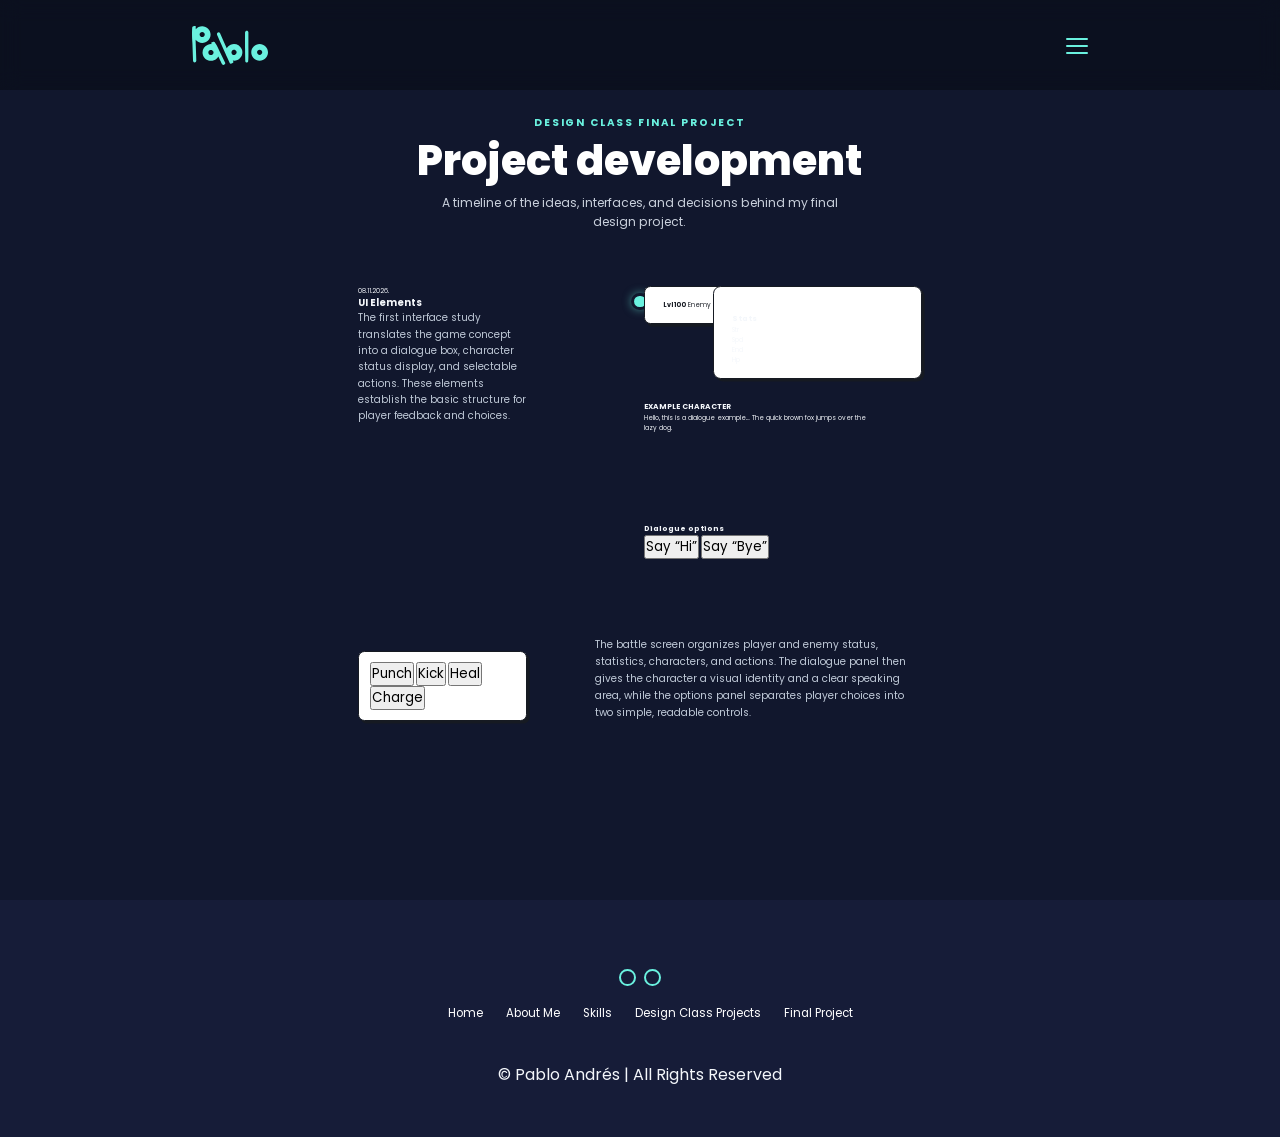
<file: Copia de final.html>
<!DOCTYPE html>
<html lang="en">
<head>
    <meta charset="UTF-8">
    <meta name="viewport" content="width=device-width, initial-scale=1.0">
    <title>Final Project | Pablo Andrés</title>
    <link rel="icon" type="image/png" sizes="32x32" href="images/favicon-32x32.png">
    <link rel="preconnect" href="https://fonts.googleapis.com">
    <link rel="preconnect" href="https://fonts.gstatic.com" crossorigin>
    <link href="https://fonts.googleapis.com/css2?family=Poppins:wght@400;500;600;700;800&display=swap" rel="stylesheet">
    <link href="https://cdn.boxicons.com/3.0.8/fonts/filled/boxicons-filled.min.css" rel="stylesheet">
    <link href="https://cdn.boxicons.com/3.0.8/fonts/brands/boxicons-brands.min.css" rel="stylesheet">
    <link rel="stylesheet" href="styles.css">
    <link rel="stylesheet" href="final.css">
    <link rel="stylesheet" href="header.css">
</head>
<body>
    <header class="header">
        <a href="index.html#home" class="logo" aria-label="Pablo Andrés home">
            <span aria-hidden="true"></span>
        </a>

        <i class="bx bx-menu" id="menu-icon" role="button" tabindex="0" aria-label="Toggle navigation" aria-expanded="false"></i>

        <nav class="navbar" aria-label="Primary navigation">
            <a href="index.html#home">Home</a>
            <a href="index.html#about">About</a>
            <a href="index.html#services">Skills</a>
            <a href="index.html#projects">Design Class Projects</a>
            <a href="#final-project" aria-current="page">Final Project</a>
        </nav>

        <a href="mailto:pabloandres.rdzp@gmail.com">
            <button type="button" class="gradient-btn">Contact Me</button>
        </a>
    </header>

    <main id="final-project" class="final-project">
        <section class="final-intro" aria-labelledby="final-title">
            <p class="eyebrow">Design class final project</p>
            <h1 id="final-title">Project development</h1>
            <p class="final-intro__copy">A timeline of the ideas, interfaces, and decisions behind my final design project.</p>
        </section>

        <section class="timeline" aria-label="Final project timeline">
            <article class="timeline-entry">
                <div class="timeline-marker" aria-hidden="true"></div>
                <div class="timeline-meta">
                    <time datetime="2026-11-08">08.11.2026.</time>
                    <h2>UI Elements</h2>
                    <p class="timeline-description">The first interface study translates the game concept into a dialogue box, character status display, and selectable actions. These elements establish the basic structure for player feedback and choices.</p>
                </div>
                <div class="timeline-content">
                    <div class="game-ui" aria-label="Recreated game interface">
                        <section class="battle-ui" aria-label="Battle interface">
                            <div class="status-card player-status">
                                <strong>Lvl 100</strong>
                                <span>Player 1</span>
                                <i class="player-health" aria-label="Player health: 100 percent"></i>
                            </div>
                            <div class="status-card enemy-status">
                                <strong>Lvl 100</strong>
                                <span>Enemy 1</span>
                                <i class="enemy-health" aria-label="Enemy health: 100 percent"></i>
                            </div>
                            <div class="battle-character player-character" aria-hidden="true">
                                <span class="battle-head"></span>
                                <span class="battle-body"></span>
                            </div>
                            <div class="battle-character enemy-character" aria-hidden="true">
                                <span class="battle-head"></span>
                                <span class="battle-body"></span>
                            </div>
                            <section class="stats-panel" aria-label="Enemy stats">
                                <h3>Stats</h3>
                                <p><span>Str</span><i><b></b><b></b><b></b><b></b></i></p>
                                <p><span>Spd</span><i><b></b><b></b><b></b><b></b></i></p>
                                <p><span>End</span><i><b></b><b></b><b></b><b></b></i></p>
                                <p><span>Hp</span><i class="enemy-stat-health"><b></b><b></b><b></b><b></b></i></p>
                            </section>
                            <div class="action-panel">
                                <button type="button" data-action="attack">Punch</button>
                                <button type="button" data-action="attack">Kick</button>
                                <button type="button" data-action="heal">Heal</button>
                                <button type="button" data-action="charge">Charge</button>
                            </div>
                        </section>

                        <section class="dialogue-box" aria-labelledby="character-name">
                            <div class="character-panel" aria-hidden="true">
                                <div class="character-art">
                                    <span class="character-head"></span>
                                    <span class="character-body"></span>
                                </div>
                            </div>
                            <div class="dialogue-copy">
                                <h3 id="character-name">EXAMPLE CHARACTER</h3>
                                <p id="dialogue-text">Hello, this is a dialogue example&hellip; The quick brown fox jumps over the lazy dog.</p>
                            </div>
                        </section>

                        <section class="options-box" aria-labelledby="options-title">
                            <h3 id="options-title" class="sr-only">Dialogue options</h3>
                            <button type="button" data-choice="hi">Say “Hi”</button>
                            <button type="button" data-choice="bye">Say “Bye”</button>
                        </section>
                    </div>

                    <p class="ui-description">The battle screen organizes player and enemy status, statistics, characters, and actions. The dialogue panel then gives the character a visual identity and a clear speaking area, while the options panel separates player choices into two simple, readable controls.</p>
                </div>
            </article>
        </section>
    </main>

    <footer class="footer">
        <div class="social-icons">
            <a target="_blank" rel="noreferrer" href="https://github.com/pabloandres0" aria-label="GitHub">
                <i class="bxl bx-github"></i>
            </a>
            <a target="_blank" rel="noreferrer" href="https://instagram.com/pabloandr.es" aria-label="Instagram">
                <i class="bxl bx-instagram-alt"></i>
            </a>
        </div>

        <ul class="list">
            <li><a href="index.html#home">Home</a></li>
            <li><a href="index.html#about">About Me</a></li>
            <li><a href="index.html#services">Skills</a></li>
            <li><a href="index.html#projects">Design Class Projects</a></li>
            <li><a href="#final-project">Final Project</a></li>
        </ul>

        <p class="copyright">© Pablo Andrés | All Rights Reserved</p>
    </footer>

    <script src="script.js"></script>
</body>
</html>
</file>
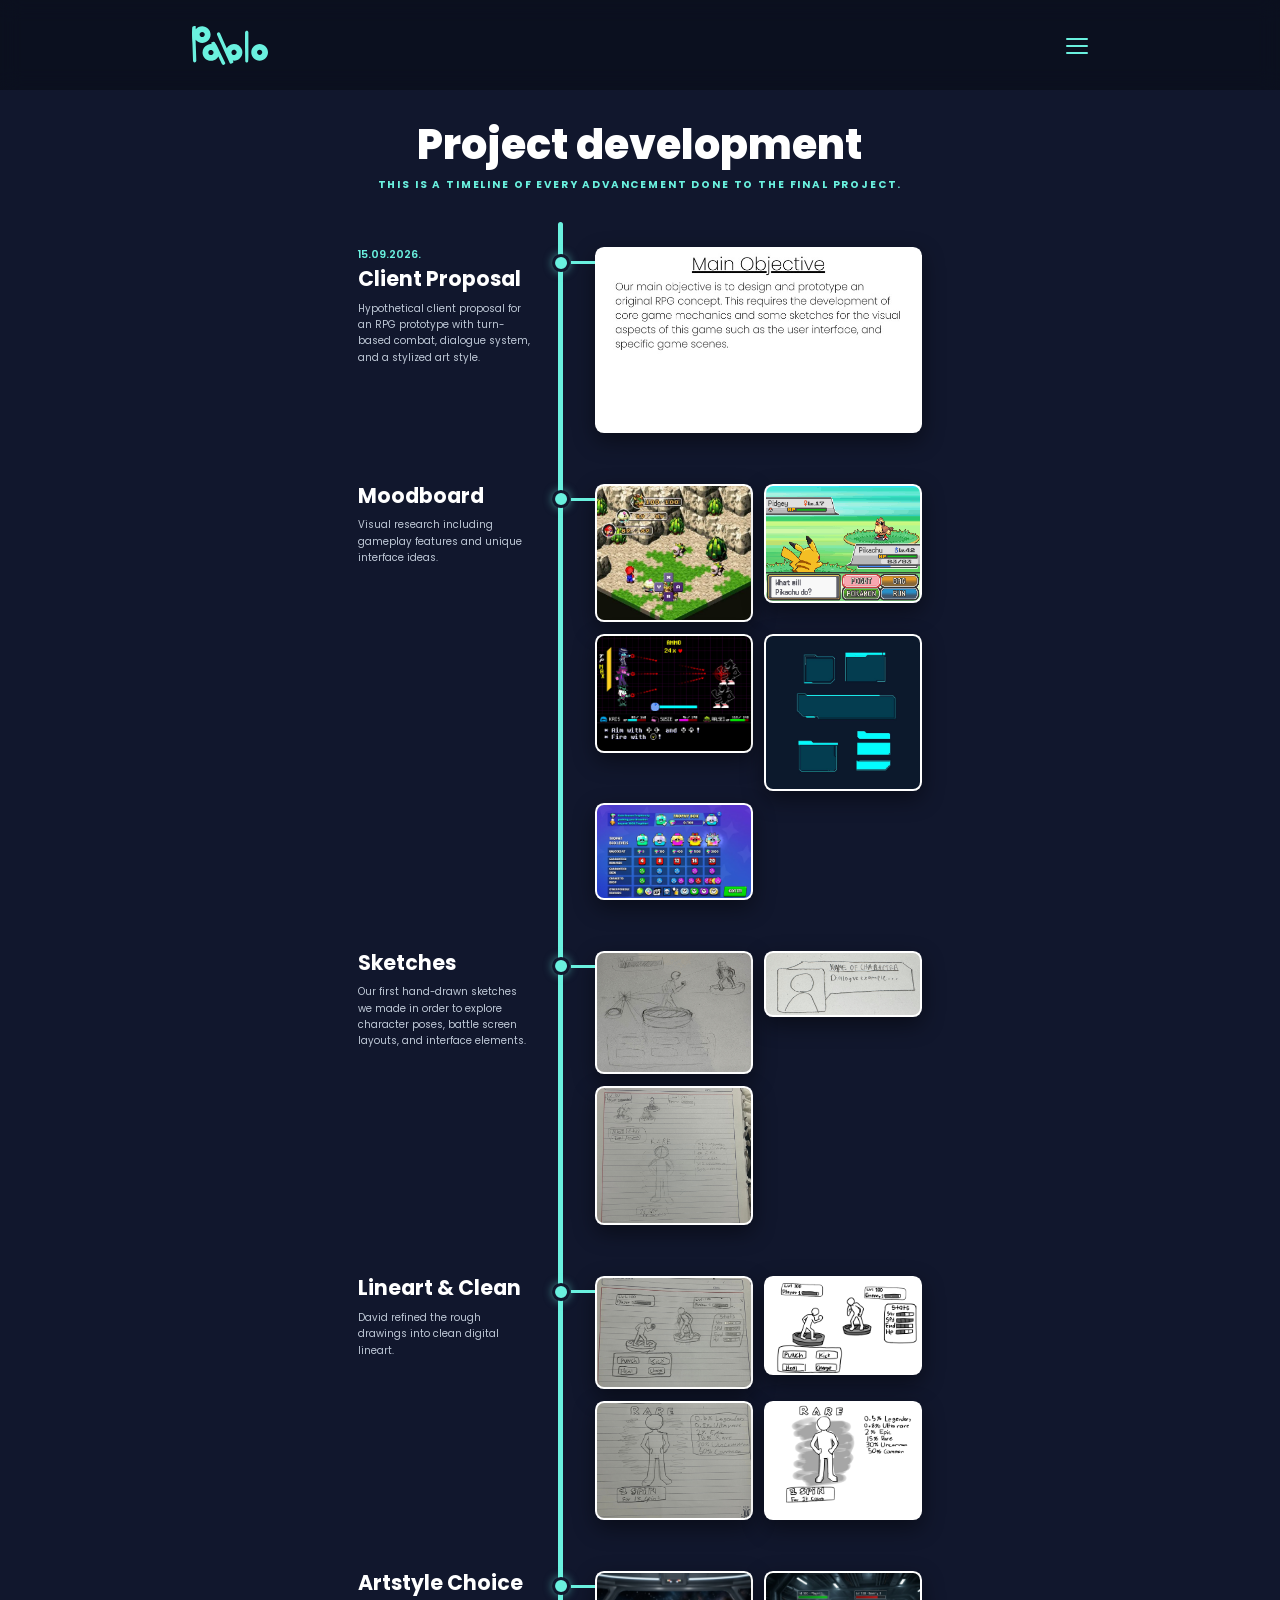
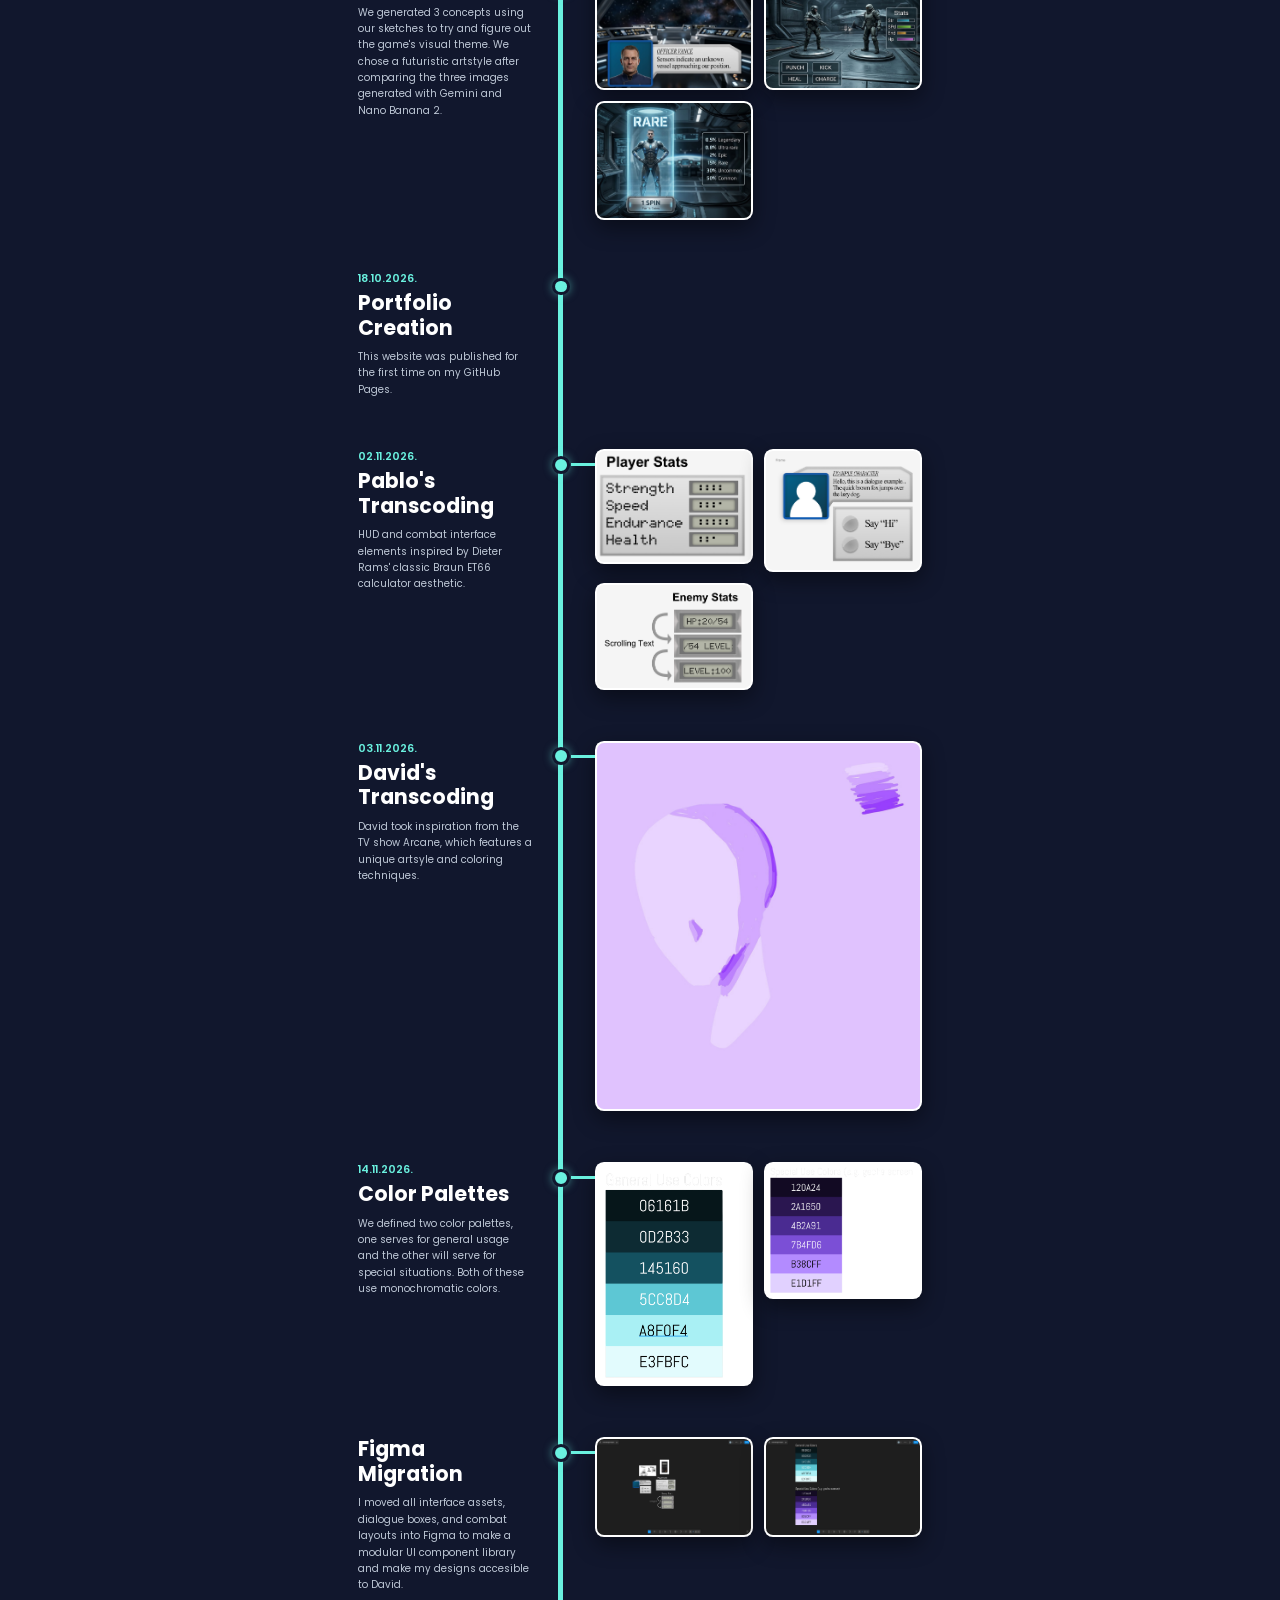
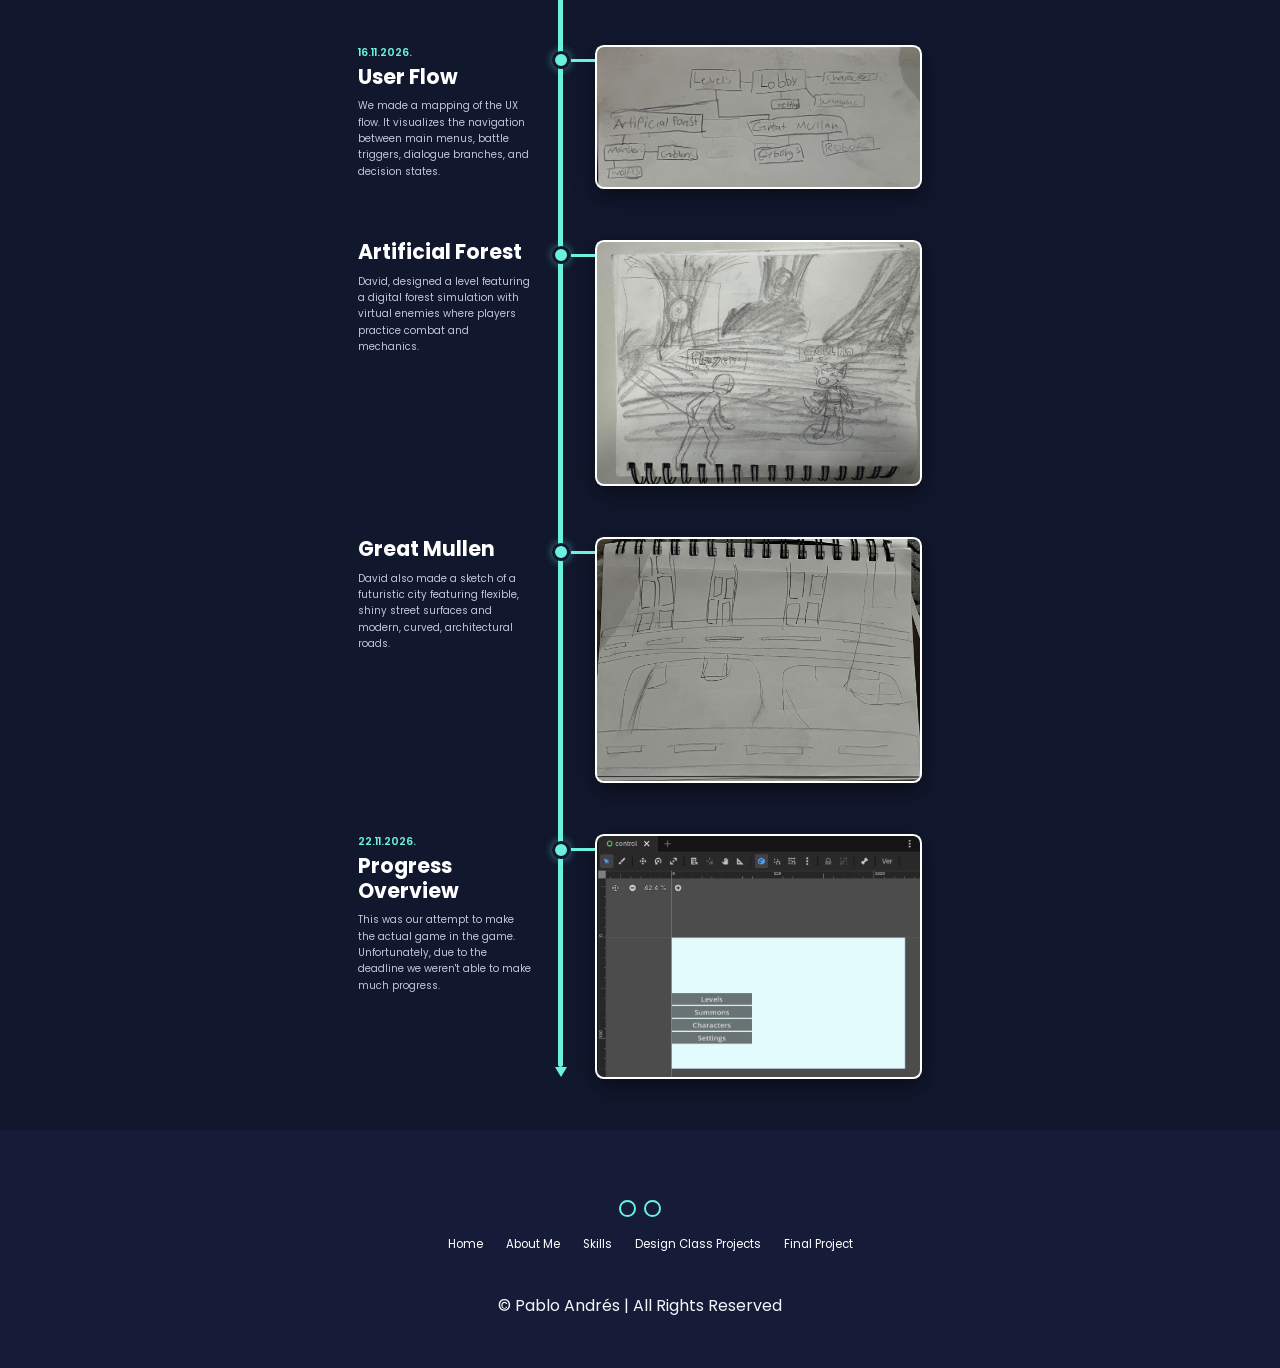
<file: final.html>
<!DOCTYPE html>
<html lang="en">
<head>
    <meta charset="UTF-8">
    <meta name="viewport" content="width=device-width, initial-scale=1.0">
    <title>Final Project | Pablo Andrés</title>
    <link rel="icon" type="image/png" sizes="32x32" href="images/favicon-32x32.png">
    <link rel="preconnect" href="https://fonts.googleapis.com">
    <link rel="preconnect" href="https://fonts.gstatic.com" crossorigin>
    <link href="https://fonts.googleapis.com/css2?family=Poppins:wght@400;500;600;700;800&display=swap" rel="stylesheet">
    <link href="https://cdn.boxicons.com/3.0.8/fonts/filled/boxicons-filled.min.css" rel="stylesheet">
    <link href="https://cdn.boxicons.com/3.0.8/fonts/brands/boxicons-brands.min.css" rel="stylesheet">
    <link rel="stylesheet" href="styles.css">
    <link rel="stylesheet" href="header.css">
    <link rel="stylesheet" href="final.css">
</head>
<body>
    <!-- header section -->
    <header class="header">
        <a href="index.html#home" class="logo" aria-label="Pablo Andrés home">
            <span aria-hidden="true"></span>
        </a>

        <i class="bx bx-menu" id="menu-icon" role="button" tabindex="0" aria-label="Toggle navigation" aria-expanded="false"></i>

        <nav class="navbar" aria-label="Primary navigation">
            <a href="index.html#home">Home</a>
            <a href="index.html#about">About</a>
            <a href="index.html#services">Skills</a>
            <a href="index.html#projects">Design Class Projects</a>
            <a href="#" aria-current="page">Final Project</a>
        </nav>

        <a href="mailto:pabloandres.rdzp@gmail.com">
            <button type="button" class="gradient-btn">Contact Me</button>
        </a>
    </header>

    <main id="final-project" class="final-project">
        <section class="final-intro" aria-labelledby="final-title">
            <h1 id="final-title">Project development</h1>
            <p class="eyebrow">This is a timeline of every advancement done to the final project.</p>
        </section>

        <!-- Vertical Timeline -->
        <section class="timeline" aria-label="Final project timeline">
            <div class="timeline-container">

                <!-- 1. Client Proposal -->
                <article class="timeline-entry" id="entry-proposal">
                    <div class="timeline-meta">
                        <time datetime="2026-09-15" class="timeline-date">15.09.2026.</time>
                        <h2 class="timeline-title">Client Proposal</h2>
                        <p class="timeline-description">Hypothetical client proposal for an RPG prototype with turn-based combat, dialogue system, and a stylized art style.</p>
                    </div>
                    <div class="timeline-spine-track" aria-hidden="true">
                        <div class="timeline-spine"></div>
                        <div class="timeline-marker"></div>
                    </div>
                    <div class="timeline-connector-track" aria-hidden="true">
                        <div class="timeline-connector"></div>
                    </div>
                    <div class="timeline-content">
                        <img src="/images/final/proposal/1.png" alt="Hypothetical Client Proposal and Project Implications" loading="lazy">
                    </div>
                </article>

                <!-- 2. Moodboard -->
                <article class="timeline-entry" id="entry-moodboard">
                    <div class="timeline-meta">
                        <!-- <time datetime="2026-09-22" class="timeline-date">22.09.2026.</time> -->
                        <h2 class="timeline-title">Moodboard</h2>
                        <p class="timeline-description">Visual research including gameplay features and unique interface ideas.</p>
                    </div>
                    <div class="timeline-spine-track" aria-hidden="true">
                        <div class="timeline-spine"></div>
                        <div class="timeline-marker"></div>
                    </div>
                    <div class="timeline-connector-track" aria-hidden="true">
                        <div class="timeline-connector"></div>
                    </div>
                    <div class="timeline-content">
                        <div class="timeline-images-grid">
                            <img src="/images/final/moodboard/1.png" alt="Moodboard reference 1" loading="lazy">
                            <img src="/images/final/moodboard/2.png" alt="Moodboard reference 2" loading="lazy">
                            <img src="/images/final/moodboard/3.png" alt="Moodboard reference 3" loading="lazy">
                            <img src="/images/final/moodboard/4.png" alt="Moodboard reference 4" loading="lazy">
                            <img src="/images/final/moodboard/5.png" alt="Moodboard reference 5" loading="lazy">
                        </div>
                    </div>
                </article>

                <!-- 3. Sketches -->
                <article class="timeline-entry" id="entry-sketches">
                    <div class="timeline-meta">
                        <h2 class="timeline-title">Sketches</h2>
                        <p class="timeline-description">Our first hand-drawn sketches we made in order to explore character poses, battle screen layouts, and interface elements.</p>
                    </div>
                    <div class="timeline-spine-track" aria-hidden="true">
                        <div class="timeline-spine"></div>
                        <div class="timeline-marker"></div>
                    </div>
                    <div class="timeline-connector-track" aria-hidden="true">
                        <div class="timeline-connector"></div>
                    </div>
                    <div class="timeline-content">
                        <div class="timeline-images-grid">
                            <img src="/images/final/sketches/1.png" alt="Character and battle sketches 1" loading="lazy">
                            <img src="/images/final/sketches/2.png" alt="Character and battle sketches 2" loading="lazy">
                            <img src="/images/final/sketches/3.png" alt="Character and battle sketches 3" loading="lazy">
                        </div>
                    </div>
                </article>

                <!-- 4. Lineart / Clean -->
                <article class="timeline-entry" id="entry-lineart">
                    <div class="timeline-meta">
                        <h2 class="timeline-title">Lineart & Clean</h2>
                        <p class="timeline-description">David refined the rough drawings into clean digital lineart.</p>
                    </div>
                    <div class="timeline-spine-track" aria-hidden="true">
                        <div class="timeline-spine"></div>
                        <div class="timeline-marker"></div>
                    </div>
                    <div class="timeline-connector-track" aria-hidden="true">
                        <div class="timeline-connector"></div>
                    </div>
                    <div class="timeline-content">
                        <div class="timeline-images-grid">
                            <img src="/images/final/lineart/1.png" alt="Clean digital lineart 1" loading="lazy">
                            <img src="/images/final/lineart/2.png" alt="Clean digital lineart 2" loading="lazy">
                            <img src="/images/final/lineart/3.png" alt="Clean digital lineart 3" loading="lazy">
                            <img src="/images/final/lineart/4.png" alt="Clean digital lineart 4" loading="lazy">
                        </div>
                    </div>
                </article>

                <!-- 5. Artstyle Choice -->
                <article class="timeline-entry" id="entry-artstyle">
                    <div class="timeline-meta">
                        <h2 class="timeline-title">Artstyle Choice</h2>
                        <p class="timeline-description">We generated 3 concepts using our sketches to try and figure out the game's visual theme. We chose a futuristic artstyle after comparing the three images generated with Gemini and Nano Banana 2.</p>
                    </div>
                    <div class="timeline-spine-track" aria-hidden="true">
                        <div class="timeline-spine"></div>
                        <div class="timeline-marker"></div>
                    </div>
                    <div class="timeline-connector-track" aria-hidden="true">
                        <div class="timeline-connector"></div>
                    </div>
                    <div class="timeline-content">
                        <div class="timeline-images-grid">
                            <img src="/images/final/artstyle/1.png" alt="Artstyle concept 1" loading="lazy">
                            <img src="/images/final/artstyle/2.png" alt="Artstyle concept 2" loading="lazy">
                            <img src="/images/final/artstyle/3.png" alt="Artstyle concept 3" loading="lazy">
                        </div>
                    </div>
                </article>

                <!-- 6. Portfolio Website Creation -->
                <article class="timeline-entry timeline-entry--text-only" id="entry-website">
                    <div class="timeline-meta">
                        <time datetime="2026-10-18" class="timeline-date">18.10.2026.</time>
                        <h2 class="timeline-title">Portfolio Creation</h2>
                        <p class="timeline-description">This website was published for the first time on my GitHub Pages.</p>
                    </div>
                    <div class="timeline-spine-track" aria-hidden="true">
                        <div class="timeline-spine"></div>
                        <div class="timeline-marker"></div>
                    </div>
                    <div class="timeline-connector-track" aria-hidden="true">
                        <div class="timeline-connector"></div>
                    </div>
                    <div class="timeline-content"></div>
                </article>

                <!-- 7. Interface Design -->
                <article class="timeline-entry" id="entry-interface">
                    <div class="timeline-meta">
                        <time datetime="2026-11-02" class="timeline-date">02.11.2026.</time>
                        <h2 class="timeline-title">Pablo's Transcoding</h2>
                        <p class="timeline-description">HUD and combat interface elements inspired by Dieter Rams' classic Braun ET66 calculator aesthetic.</p>
                    </div>
                    <div class="timeline-spine-track" aria-hidden="true">
                        <div class="timeline-spine"></div>
                        <div class="timeline-marker"></div>
                    </div>
                    <div class="timeline-connector-track" aria-hidden="true">
                        <div class="timeline-connector"></div>
                    </div>
                    <div class="timeline-content">
                        <div class="timeline-images-grid">
                            <img src="/images/final/interface/1.png" alt="Braun ET66 calculator inspiration" loading="lazy">
                            <img src="/images/final/interface/2.png" alt="Interface layout sketch" loading="lazy">
                            <img src="/images/final/interface/3.png" alt="Digital UI elements mockup" loading="lazy">
                        </div>
                    </div>
                </article>

                <!-- 7. Sketches / Concepts (Art Transcoding) -->
                <article class="timeline-entry" id="entry-concepts">
                    <div class="timeline-meta">
                        <time datetime="2026-10-26" class="timeline-date">03.11.2026.</time>
                        <h2 class="timeline-title">David's Transcoding</h2>
                        <p class="timeline-description">David took inspiration from the TV show Arcane, which features a unique artsyle and coloring techniques.</p>
                    </div>
                    <div class="timeline-spine-track" aria-hidden="true">
                        <div class="timeline-spine"></div>
                        <div class="timeline-marker"></div>
                    </div>
                    <div class="timeline-connector-track" aria-hidden="true">
                        <div class="timeline-connector"></div>
                    </div>
                    <div class="timeline-content">
                        <img src="/images/final/concepts/1.png" alt="Arcane visual transcoding study" loading="lazy">
                    </div>
                </article>

                <!-- 8. Palettes -->
                <article class="timeline-entry" id="entry-palettes">
                    <div class="timeline-meta">
                        <time datetime="2026-11-14" class="timeline-date">14.11.2026.</time>
                        <h2 class="timeline-title">Color Palettes</h2>
                        <p class="timeline-description">We defined two color palettes, one serves for general usage and the other will serve for special situations. Both of these use monochromatic colors.</p>
                    </div>
                    <div class="timeline-spine-track" aria-hidden="true">
                        <div class="timeline-spine"></div>
                        <div class="timeline-marker"></div>
                    </div>
                    <div class="timeline-connector-track" aria-hidden="true">
                        <div class="timeline-connector"></div>
                    </div>
                    <div class="timeline-content">
                        <div class="timeline-images-grid">
                            <img src="/images/final/palettes/1.png" alt="General Use Colors palette" loading="lazy">
                            <img src="/images/final/palettes/2.png" alt="Special Use Colors palette" loading="lazy">
                        </div>
                    </div>
                </article>

                <!-- 9. Figma Migration -->
                <article class="timeline-entry" id="entry-figma">
                    <div class="timeline-meta">
                        <h2 class="timeline-title">Figma Migration</h2>
                        <p class="timeline-description">I moved all interface assets, dialogue boxes, and combat layouts into Figma to make a modular UI component library and make my designs accesible to David.</p>
                    </div>
                    <div class="timeline-spine-track" aria-hidden="true">
                        <div class="timeline-spine"></div>
                        <div class="timeline-marker"></div>
                    </div>
                    <div class="timeline-connector-track" aria-hidden="true">
                        <div class="timeline-connector"></div>
                    </div>
                    <div class="timeline-content">
                        <div class="timeline-images-grid">
                            <img src="/images/final/figma/1.png" alt="Figma workspace layout 1" loading="lazy">
                            <img src="/images/final/figma/2.png" alt="Figma workspace layout 2" loading="lazy">
                        </div>
                    </div>
                </article>

                <!-- 10. User Flow -->
                <article class="timeline-entry" id="entry-userflow">
                    <div class="timeline-meta">
                        <time datetime="2026-11-07" class="timeline-date">16.11.2026.</time>
                        <h2 class="timeline-title">User Flow</h2>
                        <p class="timeline-description">We made a mapping of the UX flow. It visualizes the navigation between main menus, battle triggers, dialogue branches, and decision states.</p>
                    </div>
                    <div class="timeline-spine-track" aria-hidden="true">
                        <div class="timeline-spine"></div>
                        <div class="timeline-marker"></div>
                    </div>
                    <div class="timeline-connector-track" aria-hidden="true">
                        <div class="timeline-connector"></div>
                    </div>
                    <div class="timeline-content">
                        <img src="/images/final/userflow/1.png" alt="Game navigation and user flow architecture" loading="lazy">
                    </div>
                </article>

                <!-- 11. Level Design: Artificial Forest -->
                <article class="timeline-entry" id="entry-forest">
                    <div class="timeline-meta">
                        <h2 class="timeline-title">Artificial Forest</h2>
                        <p class="timeline-description">David, designed a level featuring a digital forest simulation with virtual enemies where players practice combat and mechanics.</p>
                    </div>
                    <div class="timeline-spine-track" aria-hidden="true">
                        <div class="timeline-spine"></div>
                        <div class="timeline-marker"></div>
                    </div>
                    <div class="timeline-connector-track" aria-hidden="true">
                        <div class="timeline-connector"></div>
                    </div>
                    <div class="timeline-content">
                        <img src="/images/final/forest/1.png" alt="Artificial Forest simulation level environment" loading="lazy">
                    </div>
                </article>

                <!-- 12. Level Design: Great Mullen -->
                <article class="timeline-entry" id="entry-city">
                    <div class="timeline-meta">
                        <h2 class="timeline-title">Great Mullen</h2>
                        <p class="timeline-description">David also made a sketch of a futuristic city featuring flexible, shiny street surfaces and modern, curved, architectural roads.</p>
                    </div>
                    <div class="timeline-spine-track" aria-hidden="true">
                        <div class="timeline-spine"></div>
                        <div class="timeline-marker"></div>
                    </div>
                    <div class="timeline-connector-track" aria-hidden="true">
                        <div class="timeline-connector"></div>
                    </div>
                    <div class="timeline-content">
                        <img src="/images/final/city/1.png" alt="Great Mullen futuristic metropolis level" loading="lazy">
                    </div>
                </article>

                <!-- 13. Development Progress -->
                <article class="timeline-entry" id="entry-progress">
                    <div class="timeline-meta">
                        <time datetime="2026-11-23" class="timeline-date">22.11.2026.</time>
                        <h2 class="timeline-title">Progress Overview</h2>
                        <p class="timeline-description">This was our attempt to make the actual game in the game. Unfortunately, due to the deadline we weren't able to make much progress.</p>
                    </div>
                    <div class="timeline-spine-track" aria-hidden="true">
                        <div class="timeline-spine"></div>
                        <div class="timeline-marker"></div>
                    </div>
                    <div class="timeline-connector-track" aria-hidden="true">
                        <div class="timeline-connector"></div>
                    </div>
                    <div class="timeline-content">
                        <img src="/images/final/progress/1.png" alt="Final development progress overview" loading="lazy">
                    </div>
                </article>
            </div>
        </section>
    </main>

    <footer class="footer">
        <div class="social-icons">
            <a target="_blank" rel="noreferrer" href="https://github.com/pabloandres0" aria-label="GitHub">
                <i class="bxl bx-github"></i>
            </a>
            <a target="_blank" rel="noreferrer" href="https://instagram.com/pabloandr.es" aria-label="Instagram">
                <i class="bxl bx-instagram-alt"></i>
            </a>
        </div>

        <ul class="list">
            <li><a href="index.html#home">Home</a></li>
            <li><a href="index.html#about">About Me</a></li>
            <li><a href="index.html#services">Skills</a></li>
            <li><a href="index.html#projects">Design Class Projects</a></li>
            <li><a href="#">Final Project</a></li>
        </ul>

        <p class="copyright">© Pablo Andrés | All Rights Reserved</p>
    </footer>

    <script src="script.js"></script>
</body>
</html>
</file>
<file: styles.css>
* {
    margin: 0;
    padding: 0;
    box-sizing: border-box;
    text-decoration: none;
    font-family: "Poppins", sans-serif;
}
:root {
    /* --bg-color: #0b1020; */
    --bg-color: #11172d;
    --main-contrast-color: color-mix(in srgb, var(--bg-color) 95%, var(--second-grad));;
    --text-color: #f4f7fb;
    --main-color: #6af1df;
    --second-grad: #7c83ff;
    --alt-color: #176b72;
}
html {
    font-size: 60%;
    scroll-behavior: smooth;
    overflow-x: clip;
}
body {
    /* background-color: var(--bg-color); */
    background-color: black;
    color: var(--text-color);
    overflow-x: clip;
}
/* .header {
    position: fixed;
    width: 100%;
    top: 0;
    left: 0;
    padding: 4rem 15%;
    background-color: rgba(0, 0, 0, 0.3);
    backdrop-filter: blur(10px);
    display: flex;
    justify-content: space-between;
    align-items: center;
    z-index: 1000;
} */
/* #menu-icon{
    position: relative;
    width: 3.5rem;
    height: 3.5rem;
    color: var(--main-color);
    display: none;
    cursor: pointer;
}
#menu-icon::before,
#menu-icon::after{
    content: "";
    position: absolute;
    left: 0;
    width: 100%;
    height: 0.4rem;
    border-radius: 0.2rem;
    background-color: currentColor;
}
#menu-icon::before{
    top: 0.6rem;
    box-shadow: 0 1.1rem currentColor, 0 2.2rem currentColor;
}
#menu-icon::after{
    display: none;
}
#menu-icon.bx-x::before{
    top: 1.55rem;
    transform: rotate(45deg);
    box-shadow: none;
}
#menu-icon.bx-x::after{
    display: block;
    top: 1.55rem;
    transform: rotate(-45deg);
}
.logo{
    cursor: pointer;
    transition: 0.3s ease-in-out;
}
.logo span{
    display: block;
    width: 12rem;
    aspect-ratio: 180 / 92;
    padding: 0;
    border-radius: 0;
    background-image: none;
    background-color: var(--main-color);
    -webkit-mask: url("images/logo.svg") center / contain no-repeat;
    mask: url("images/logo.svg") center / contain no-repeat;
}
.logo:hover {
    transform: scale(1.1);
}
span{
    background: linear-gradient(
        270deg,
        var(--main-color) 10%,
        var(--alt-color) 100%
    );
    padding: 3px;
    border-radius: 1rem;
} */
grad-wrap{
    background: linear-gradient(
        0deg,
        var(--main-color) 10%,
        #fff 100%
    );
    /* padding: 3px;
    border-radius: 1rem; */
    background-clip: text;
    color: transparent;
}
/* .navbar a {
    font-size: 1.8rem;
    color: var(--text-color);
    margin-left: 4rem;
    font-weight: 500;
    transition: 0.3s ease-in-out;
    border-bottom: 3px solid transparent;
}
.navbar a:hover {
    color: var(--main-color);
    border-bottom: 3px solid var(--main-color);
} */
/* .gradient-btn{
    font-size: 1.8rem;
    padding: 1rem 2rem;
    border-radius: 3rem;
    background-color: var(--main-color);
    letter-spacing: 1px;
    cursor: pointer;
    transition: 0.15s ease-in-out;
    color: contrast-color(var(--main-color));
    border: none;
    text-wrap: nowrap;
}
.gradient-btn:hover {
    transform: scale(1.1);
} */

section{
    min-height: 100vh;
    padding: 10rem 15%;
}


.home {
    position: relative;
    isolation: isolate;
    overflow: hidden;
    display: flex;
    align-items: center;
    justify-content: center;
    gap: 15rem;
}
.home-content,
.home-img{
    position: relative;
    z-index: 1;
}
.project-img{
    position: relative;
    z-index: 1;
}
.home-content{
    display: flex;
    flex-direction: column;
    align-items: flex-start;
    text-align: left;
}


.home-content h1 {
    font-size: 10rem;
    font-weight: 700;
    margin-top: 1.5rem;
    line-height: 1;
}
.home-content h3{
    font-size: 2.5rem;
    margin: 1rem 0;
}
.home-content p {
    font-size: 2rem;
    font-weight: 500;
    line-height: 1.5;
}
.home-img img{
    transition: 0.5s ease-in-out;

    width: 32vw;
    aspect-ratio: 1/1;
    border-radius: 50%;
    object-fit: cover;

    box-shadow: 0 0 25px var(--main-color);
}
.home-img img:hover {
    transform: scale(0.9);
    box-shadow: 0 0 25px var(--main-color),
                0 0 50px var(--main-color),
                0 0 100px var(--main-color),
                0 0 75px var(--main-color);
}


.social-icons a{
    display: inline-flex;
    justify-content: center;
    align-items: center;
    font-size: 3rem;
    padding: 1rem;
    background: transparent;
    border: 2px solid var(--main-color);
    border-radius: 50%;
    color: var(--main-color);
    margin: 3rem 0.5rem;
    transition: 0.3s ease-in-out;
}
.social-icons a:hover{
    color: var(--bg-color);
    background-color: var(--main-color);
    transform: scale(1.2)translateY(-5px);
    box-shadow: 0 0 25px var(--main-color);
}
.btn-group {
    display: flex;
    gap: 1.5rem;
}
.btn {
    display: inline-block;
    padding: 1rem 3rem;
    background-color: var(--main-color);
    box-shadow: 0 0 25px var(--main-color);
    border-radius: 3rem;
    font-size: 1.8rem;
    color: contrast-color(var(--text-color));
    border: 2px solid transparent;
    font-weight: 600;
    transition: 0.3s ease-in-out;
}
.btn:hover {
    scale: 1.05;
    box-shadow: 0 0 25px var(--main-color),
                0 0 50px var(--main-color);
}

.btn-group a:nth-of-type(2) {
    background-color: black;
    color: var(--main-color);
    border: 2px solid var(--main-color);
    box-shadow: 0 0 25px transparent;
}
.btn-group a:nth-of-type(2):hover {
    box-shadow: 0 0 25px var(--main-color);
    background-color: var(--main-color);
    color: black;
}


.about{
    display: flex;
    justify-content: center;
    align-items: center;
    gap: 10rem;
    background-color: var(--main-contrast-color);
}
.about-img img{
    width: 32vw;
    border: 50%;
    box-shadow: 0 0 25px var(--main-color);
    transition: 0.4s ease-in-out;
}
.about-img img:hover{
    box-shadow: 0 0 25px var(--main-color),
                0 0 50px var(--main-color),
                0 0 100px var(--main-color);
}
.about-content h2 {
    font-size: 7rem;
    text-align: left;
}
.about-content p {
    font-size: 1.8rem;
    text-align: left;
}
.about-content .btn{
    margin: 3rem 0;
}


.heading{
    text-align: center;
    font-size: 7rem;
    margin: 5rem 0;
}
.services{
    background-color: var(--alt-color);
    color: contrast-color(var(--bg-color));
}
.services h2{
    color: white;
}
.services-container{
    display: grid;
    grid-template-columns: repeat(auto-fit, minmax(300px, 1fr));
    align-items: center;
    gap: 2.5rem;
}
.service-box{
    display: flex;
    justify-content: center;
    align-items: center;
    background-color: var(--main-color);
    height: 600px;
    border-radius: 3rem;
    user-select: none;
    border: 5px transparent;
    transition: 0.2s ease-in-out;
}
.service-box:hover{
    background-color: var(--main-contrast-color);
    color: var(--text-color);
    border: 5px solid white;
    transform: scale(1.03);
}
.service-box:hover .service-info{
    color: white;
}
.service-info{
    color: var(--main-contrast-color);
    display: flex;
    flex-direction: column;
    text-align: left;
    justify-content: center;
    align-items: center;
    padding: 5rem;
}
.service-info h4{
    font-size: 4rem;
    margin:2rem 0;
    font-weight: 800;
}
.service-info p{
    font-size: 2.5rem;
    font-weight: 600;
    line-height: 1.7;
}
.service-info ul{
    margin-top: 1rem;
    font-size: 2.5rem;
    text-align: left;
    width: 95%;
}
.service-info i{
    font-size: 8rem;
}
.projects{
    background-color: var(--main-contrast-color);
    padding-inline: 5%;
}
.projects-box{
    display: flex;
    flex-direction: column;
    align-items: center;
    gap: 3rem;
}
.projects-cta {
    display: flex;
    justify-content: center;
    align-items: center;
    margin-top: 12rem;
    width: 100%;
}
.projects-cta .btn {
    color: #0b1120;
    text-align: center;
    font-size: 3rem;
}
.projects-cta .btn:hover {
    color: #0b1120;
}
.project-card{
    display: flex;
    flex-direction: column;
    align-items: center;
    justify-content: center;
    text-align: center;
    background-color: var(--alt-color);
    border: 2px solid var(--main-color);
    border-radius: 3rem;
    gap: 2rem;
    padding: 5rem 2rem;
    width: 100%;
    overflow: hidden;
    box-shadow: 0 0 5px var(--main-color);
    transition: 0.3s ease;
    user-select: none;
}
.project-card:hover{
    box-shadow: 0 0 25px var(--main-color),
                0 0 50px var(--main-color);
    transform: scale(1.02);
}
.project-card img{
    max-width: 300px;
    border-radius: 2em;
    object-fit: cover;
}
.twoimgs{
    display: flex;
    flex-direction: row;
    align-items: center;
    justify-content: center;
    gap: 3rem;
    padding: 5rem;
    width: 100%;
}
.twoimgs img{
    max-width: 50%;
    height: auto;
    display: block;
}
.project-card h3{
    font-size: 4rem;
    margin-bottom: -1rem;
}
.project-card p{
    font-size: 2rem;
    max-width: 75rem;
}
.project-card .project-carousel{
    width: calc(100% + 4rem);
    margin: 0 -2rem -5rem;
    border-radius: 0 0 2.8rem 2.8rem;
}
.project-card .item{
    width: min(80vw, 700px);
}
.project-gallery-image{
    display: none;
}

.final-project{
    background-color: var(--alt-color);
    color: contrast-color(var(--bg-color));
}
/* .fp-content{
    
} */



.contact{
    background-color: var(--bg-color);
}
.contact h2{
    margin-bottom: 3rem;
    color: var(--text-color);
}
.contact form{
    display: flex;
    align-items: center;
    justify-content: center;
    gap: 3rem;
    margin: 5rem 0;
    text-align: center;
}
.contact form .input-box input,
.contact form textarea{
    width: 100%;
    padding: 2.5rem;
    font-size: 1.8rem;
    color: var(--text-color);
    background-color: var(--bg-color);
    border-radius: 2rem;
    border: 2px solid var(--main-color);
    margin: 1.5rem 0;
    resize: none;
}
.footer{
    background-color: var(--main-contrast-color);
    padding: 50px 0;

}
.footer .social-icons{
    text-align: center;

}
.footer ul{
    text-align: center;
    font-size: 1.8rem;

}
.footer ul li{
    display: inline-block;
    margin-left: 20px;
}
.footer ul li a{
    color: white;
    border-bottom: 3px solid transparent;
    transition: 0.3s ease-in-out;
}
.footer ul li a:hover{
    border-bottom: 3px solid var(--main-color);
}
.footer .copyright{
    text-align: center;
    margin-top: 40px;
    font-size: 16px;
}

@media(max-width:1285px){
    html {
        font-size: 40%;
    }
    /* #menu-icon{
        display: block;
        margin-left: auto;
    }
    .header::before{
        backdrop-filter: blur(10px);
    }
    .navbar{
        position: absolute;
        top: 100%;
        right: 0;
        width: 50%;
        padding: 1rem 3rem;
        background: rgba(0, 0, 0, 0.5);
        backdrop-filter: blur(10px);
        border-bottom-left-radius: 2rem;
        border-left: 2px solid var(--main-color);
        border-bottom: 2px solid var(--main-color);
        display: none;
    }
    .navbar a{
        display: block;
        font-size: 2rem;
        margin: 3rem 0;
        color: var(--text-color);
    }
    .navbar.active{
        display: block;
    }
    .gradient-btn{
        display: none;
    } */
    .home{
        flex-direction: column-reverse;
        margin: 5rem 0;
        gap: 2rem;
    }
    .home-content{
        align-items: center;
        text-align: center;
    }
    .home-img img{
        width: 56vw;
    }
    .project-img img{
        width: 56vw;
    }
    .blob-inner-container{
        transform: translateY(100%) scale(0.6);
    }
    .about{
        flex-direction: column-reverse;
        text-align: center;
    }
    .about h2{
        text-align: center;
        margin: 2rem 0;
    }
    .about img{
        width: 52vw;
    }
    .services-container{
        grid-template-columns: minmax(0, 1fr);
    }
    .service-box{
        width: 100%;
    }
    .projects-box{
        grid-template-columns: minmax(0, 1fr);
    }
    .project-card{
        width: 100%;
        min-width: 0;
    }
    .contact form{
        flex-direction: column;
    }
    .service-box{
        height: 300px;
    }
}

.blob-outer-container{
    position: absolute;
    height: 100%;
    width: 100%;
    z-index: 0;
    inset: 0;
    margin: auto;
    filter: blur(100px);
}
.blob-inner-container{
    border-radius: 99999px;
    position: absolute;
    inset: 0;
    margin: auto;
    width: 100%;
    height: 100vh;
    min-width: 0;
    overflow: hidden;
    background-color: #fff;
    transform: scale(0.6);
}
.blob{
    position: absolute;
    width: 75%;
    height: 100vh;
    inset: 0;
    margin: auto;
    /* background: conic-gradient(from 0deg, #18528f, #2d5e75, #298777, #0083ca); */
    background: conic-gradient(from 0deg, #18528f, var(--alt-color), var(--main-color), #0083ca);
    animation: spinBlob 6s linear infinite;
}

@keyframes spinBlob {
    0% {
        transform: rotate(0deg) scale(2);
    }
    100% {
        transform: rotate(1turn) scale(2);
    }
}

.project-carousel {
    display: flex;
    gap: 8px;
    padding: 16px;

    list-style: none;
    overflow-x: auto;
    overflow-y: visible;
    overscroll-behavior: auto;
    scroll-snap-type: x mandatory;
}

.item {
    flex-shrink: 0;
    width: min(80vw, 700px);
    height: 45vh;

    background-color: var(--bg-color);
    border-radius: 20px;

    scroll-snap-align: center;

    /* Hide scrollbar in Firefox */
    scrollbar-width: none;

    /* Hide scrollbar in IE and Edge */
    -ms-overflow-style: none;
}

.project-carousel::-webkit-scrollbar {
    display: none;
}

.content {
    display: flex;
    align-items: center;
    justify-content: center;
    height: 100%;
    padding: 2rem;
}

.content img {
    display: block;
    max-width: 100%;
    max-height: 100%;
    width: auto;
    height: auto;
    object-fit: contain;
}

@media (max-width: 1285px) {
    .item {
        width: 80vw;
        height: 40vh;
    }
}
</file>
<file: final.css>
/* ==========================================================================
   Final Project Stylesheet (final.css)
   Scoped specifically to final.html
   ========================================================================== */

/* Reset generic section and span defaults from styles.css & header.css inside final project */
.final-project section {
    min-height: auto;
    padding-top: 4rem;
}

.final-project span {
    background: none;
    padding: 0;
    border-radius: 0;
}

/* Active navigation highlight for Final Project link */
.navbar a[aria-current="page"] {
    color: var(--main-color);
    border-bottom: 3px solid var(--main-color);
}

/* Main Container */
.final-project {
    min-height: 100vh;
    padding: 14rem 6% 8rem;
    background: var(--bg-color);
    overflow-x: clip;
}

/* Intro Section */
.final-intro {
    min-height: auto;
    padding: 0;
    max-width: 86rem;
    margin: 0 auto 4.5rem;
    text-align: center;
}

.eyebrow {
    color: var(--main-color);
    font-size: 1.6rem;
    font-weight: 700;
    letter-spacing: 0.18em;
    text-transform: uppercase;
}

.final-intro h1 {
    margin: 1rem 0 1.5rem;
    font-size: clamp(4.2rem, 6.5vw, 6.5rem);
    line-height: 1.1;
    font-weight: 800;
    color: #ffffff;
}

.final-intro__copy {
    color: #c9d0dc;
    font-size: 1.9rem;
    line-height: 1.6;
    max-width: 68rem;
    margin: 0 auto;
}

/* ==========================================================================
   Vertical Timeline Structure
   Four clearly separated desktop regions:
   1. Left: Title, Date, Description
   2. Middle: Vertical Spine with Visible Marker
   3. Horizontal Connector
   4. Right: Entry Content (Mockup Frame & Notes)
   ========================================================================== */

.timeline {
    min-height: auto;
    padding: 0;
    width: 100%;
    max-width: 88rem;
    margin: 0 auto;
    position: relative;
}

.timeline-container {
    display: flex;
    flex-direction: column;
    gap: 8rem;
    position: relative;
}

.timeline-entry {
    display: grid;
    grid-template-columns: 30rem 3.2rem 3.8rem minmax(0, 1fr);
    column-gap: 0;
    align-items: start;
    position: relative;
}

/* Region 1: Left Meta */
.timeline-meta {
    grid-column: 1;
    text-align: left;
    padding-right: 2.8rem;
}

.timeline-date {
    display: block;
    color: var(--main-color);
    font-size: 1.7rem;
    font-weight: 600;
    margin-bottom: 0.6rem;
}

.timeline-title {
    font-size: 3.2rem;
    font-weight: 700;
    color: #ffffff;
    line-height: 1.2;
    margin-bottom: 1.4rem;
}

.timeline-description {
    color: #c0cad8;
    font-size: 1.55rem;
    line-height: 1.65;
}

/* Region 2: Middle Spine & Marker */
.timeline-spine-track {
    grid-column: 2;
    position: relative;
    height: 100%;
    min-height: 100%;
    display: flex;
    justify-content: center;
    pointer-events: none;
}

.timeline-spine {
    position: absolute;
    top: -4rem;
    bottom: -8rem;
    width: 0.8rem;
    background-color: var(--main-color);
    border-radius: 0.4rem;
}

/* Shorten the spine on the last entry so it cuts off cleanly above the footer */
.timeline-entry:last-child .timeline-spine {
    bottom: 2rem;
}

/* Downward arrow at the bottom of the last timeline entry */
.timeline-entry:last-child .timeline-spine::after {
    content: "";
    position: absolute;
    bottom: -1.6rem;
    left: 50%;
    transform: translateX(-50%);
    width: 0;
    height: 0;
    border-left: 1rem solid transparent;
    border-right: 1rem solid transparent;
    border-top: 1.6rem solid var(--main-color);
}

.timeline-marker {
    position: absolute;
    top: 1rem;
    left: 50%;
    transform: translateX(-50%);
    width: 2.8rem;
    height: 2.8rem;
    border-radius: 50%;
    background-color: var(--main-color);
    border: 0.5rem solid var(--bg-color);
    z-index: 3;
    box-shadow: 0 0 1.4rem rgba(106, 241, 223, 0.5);
}

/* Region 3: Horizontal Connector */
.timeline-connector-track {
    grid-column: 3;
    position: relative;
    height: 100%;
    pointer-events: none;
}

.timeline-connector {
    position: absolute;
    top: calc(1rem + 1.4rem - 0.25rem);
    left: 0;
    right: 0;
    height: 0.5rem;
    background-color: var(--main-color);
}

/* Region 4: Right Content Column */
.timeline-content {
    grid-column: 4;
    min-width: 0;
    display: flex;
    flex-direction: column;
    gap: 2.2rem;
}

/* Timeline Media & Image Helpers */
.timeline-content img {
    background-color: white;
    width: 100%;
    height: auto;
    border-radius: 1.4rem;
    border: 2px solid rgba(255, 255, 255, 0.08);
    box-shadow: 0 1.2rem 3.5rem rgba(0, 0, 0, 0.45);
    display: block;
    transition: transform 0.3s ease, border-color 0.3s ease;
}

.timeline-content img:hover {
    border-color: var(--main-color);
    transform: translateY(-2px);
}

.timeline-images-grid {
    display: grid;
    grid-template-columns: repeat(auto-fit, minmax(24rem, 1fr));
    gap: 1.8rem;
    width: 100%;
}

.timeline-image-slot {
    width: 100%;
    min-height: 22rem;
    border-radius: 1.4rem;
    border: 2px dashed rgba(106, 241, 223, 0.4);
    background: rgba(22, 27, 34, 0.7);
    display: flex;
    flex-direction: column;
    align-items: center;
    justify-content: center;
    padding: 2.5rem;
    text-align: center;
    color: #94a3b8;
    gap: 1rem;
    box-sizing: border-box;
    transition: border-color 0.3s ease, background 0.3s ease;
}

.timeline-image-slot:hover {
    border-color: var(--main-color);
    background: rgba(22, 27, 34, 0.95);
}

.timeline-image-slot i {
    font-size: 4rem;
    color: var(--main-color);
    opacity: 0.85;
}

.timeline-image-slot span {
    font-size: 1.5rem;
    font-weight: 500;
    color: #e2e8f0;
}

.timeline-image-slot small {
    font-size: 1.3rem;
    color: #64748b;
}

.timeline-note {
    font-size: 1.5rem;
    line-height: 1.6;
    color: #a0aec0;
    margin: 0;
}

.timeline-btn {
    display: inline-flex;
    align-items: center;
    gap: 0.8rem;
    padding: 1rem 2.2rem;
    font-size: 1.5rem;
    font-weight: 600;
    border-radius: 3rem;
    background-color: var(--main-color);
    color: #0b1120;
    text-decoration: none;
    transition: transform 0.2s ease, box-shadow 0.2s ease;
    width: fit-content;
    margin-top: 0.5rem;
}

.timeline-btn:hover {
    transform: translateY(-2px);
    box-shadow: 0 0.8rem 2rem rgba(106, 241, 223, 0.4);
    color: #0b1120;
}

/* Text-only timeline entries (left-side text only) */
.timeline-entry--text-only .timeline-connector-track {
    display: none;
}

@media (max-width: 860px) {
    .timeline-entry--text-only .timeline-connector-track {
        display: block;
    }
}

/* ==========================================================================
   Interactive Game Screen Mockup Frame
   Faithful monochrome hand-drawn reproduction of the Sketch project
   Using container query inline (cqi) & % layout to ensure perfect scaling
   at all zoom levels and viewports without internal element overlap.
   ========================================================================== */

.game-frame-container {
    width: 100%;
    max-width: 96rem;
    container-type: inline-size;
}

.game-frame {
    width: 100%;
    aspect-ratio: 16 / 10;
    background: #ffffff;
    border: clamp(0.25rem, 0.45cqi, 0.4rem) solid #161a22;
    border-radius: clamp(1rem, 2cqi, 1.8rem);
    box-shadow: 0 1.6rem 4rem rgba(0, 0, 0, 0.5), 0 0.3rem 0 #161a22;
    display: flex;
    flex-direction: column;
    justify-content: space-between;
    position: relative;
    overflow: hidden;
    padding: 2.2cqi;
    user-select: none;
    box-sizing: border-box;
}

/* Upper Battlefield Area */
.game-battlefield {
    flex: 1;
    min-height: 0;
    position: relative;
}

/* Status Cards (Player & Enemy) */
.status-card {
    position: absolute;
    top: 0;
    padding: 1cqi 1.4cqi;
    border: clamp(0.18rem, 0.32cqi, 0.28rem) solid #161a22;
    border-radius: clamp(0.5rem, 1cqi, 1rem);
    background: #ffffff;
    box-shadow: 0.2cqi 0.2cqi 0 #161a22;
    color: #161a22;
    z-index: 5;
    box-sizing: border-box;
}

.player-status-card {
    left: 0;
    width: 28%;
}

.enemy-status-card {
    left: 30.5%;
    width: 28%;
}

.status-level {
    font-family: 'Poppins', sans-serif;
    font-weight: 800;
    font-size: clamp(0.85rem, 2.1cqi, 1.6rem);
    color: #161a22;
    line-height: 1.15;
    margin-bottom: 0.3cqi;
}

.status-info-row {
    display: flex;
    align-items: center;
    justify-content: space-between;
    gap: 0.8cqi;
}

.status-name {
    font-family: 'Poppins', sans-serif;
    font-weight: 700;
    font-size: clamp(0.75rem, 1.8cqi, 1.35rem);
    color: #161a22;
    white-space: nowrap;
}

.health-bar-container {
    flex: 1;
    height: clamp(0.6rem, 1.6cqi, 1.3rem);
    border: clamp(0.14rem, 0.28cqi, 0.24rem) solid #161a22;
    border-radius: 0.3cqi;
    background: #ffffff;
    overflow: hidden;
    position: relative;
}

.health-bar-fill {
    height: 100%;
    background: #383e4a;
    transition: width 0.35s cubic-bezier(0.4, 0, 0.2, 1), background-color 0.25s ease;
}

/* Stats Panel (Top-Right) */
.stats-panel {
    position: absolute;
    top: 0;
    right: 0;
    width: 37%;
    padding: 1cqi 1.4cqi;
    border: clamp(0.18rem, 0.32cqi, 0.28rem) solid #161a22;
    border-radius: clamp(0.6rem, 1.2cqi, 1.2rem);
    background: #ffffff;
    box-shadow: 0.2cqi 0.2cqi 0 #161a22;
    z-index: 5;
    box-sizing: border-box;
}

.stats-heading {
    font-family: 'Poppins', sans-serif;
    font-weight: 800;
    font-size: clamp(0.95rem, 2.4cqi, 1.9rem);
    color: #161a22;
    text-align: center;
    line-height: 1.15;
    margin-bottom: 0.5cqi;
}

.stat-line {
    display: flex;
    align-items: center;
    justify-content: space-between;
    margin-bottom: 0.4cqi;
    gap: 0.8cqi;
}

.stat-line:last-child {
    margin-bottom: 0;
}

.stat-tag {
    font-family: 'Poppins', sans-serif;
    font-weight: 700;
    font-size: clamp(0.75rem, 1.8cqi, 1.3rem);
    color: #161a22;
    width: 2.8cqi;
    min-width: 2rem;
}

.stat-cells {
    display: grid;
    grid-template-columns: repeat(4, 1fr);
    flex: 1;
    height: clamp(0.6rem, 1.6cqi, 1.3rem);
    border: clamp(0.14rem, 0.28cqi, 0.24rem) solid #161a22;
    background: #ffffff;
    overflow: hidden;
}

.stat-cell {
    border-right: clamp(0.12rem, 0.22cqi, 0.2rem) solid #161a22;
    background: #ffffff;
    transition: background-color 0.25s ease;
}

.stat-cell:last-child {
    border-right: none;
}

.stat-cell.active {
    background: #383e4a;
}

/* Battle Characters & Pedestals */
.battle-characters {
    position: absolute;
    top: 17%;
    bottom: 26%;
    left: 0;
    right: 38%;
    pointer-events: none;
}

.character-box {
    position: absolute;
    bottom: 0;
    width: 46%;
    height: 100%;
    display: flex;
    align-items: flex-end;
    justify-content: center;
}

.player-char-box {
    left: 2%;
    transition: transform 0.2s ease, filter 0.2s ease;
}

.enemy-char-box {
    left: 50%;
    transition: transform 0.2s ease, filter 0.2s ease;
}

.char-svg {
    width: 100%;
    height: auto;
    max-height: 100%;
    display: block;
}

/* Character Dynamic Feedback States */
.enemy-char-box.hit {
    animation: hitShake 0.35s ease;
}

.player-char-box.healing {
    animation: healPulse 0.5s ease;
}

.player-char-box.charged {
    animation: chargeGlow 1.2s infinite alternate ease-in-out;
}

/* Action Controls Panel */
.action-panel {
    position: absolute;
    bottom: 0;
    left: 0;
    width: 30%;
    padding: 0.8cqi;
    border: clamp(0.18rem, 0.32cqi, 0.28rem) solid #161a22;
    border-radius: clamp(0.5rem, 1cqi, 1rem);
    background: #ffffff;
    box-shadow: 0.2cqi 0.2cqi 0 #161a22;
    z-index: 5;
    box-sizing: border-box;
}

.action-buttons-grid {
    display: grid;
    grid-template-columns: 1fr 1fr;
    gap: 0.6cqi;
}

.combat-btn {
    padding: 0.5cqi 0.8cqi;
    border: clamp(0.14rem, 0.25cqi, 0.22rem) solid #161a22;
    border-radius: clamp(0.3rem, 0.6cqi, 0.6rem);
    background: #ffffff;
    color: #161a22;
    font-family: 'Poppins', sans-serif;
    font-weight: 700;
    font-size: clamp(0.65rem, 1.7cqi, 1.3rem);
    cursor: pointer;
    transition: transform 0.15s ease, background-color 0.15s ease, color 0.15s ease, box-shadow 0.15s ease;
    display: flex;
    align-items: center;
    justify-content: center;
    text-align: center;
}

.combat-btn:hover {
    transform: translateY(-2px);
    background: #161a22;
    color: #ffffff;
    box-shadow: 0 0.4rem 0.8rem rgba(0, 0, 0, 0.2);
}

.combat-btn:active {
    transform: translateY(0);
}

.combat-btn[data-action="charge"].active {
    background: #e0f2fe;
    border-color: #0284c7;
    color: #0369a1;
    box-shadow: 0 0 1rem rgba(14, 165, 233, 0.5);
    animation: chargeButtonPulse 1s infinite alternate;
}

/* Bottom Dialogue & Options Section */
.game-dialogue-area {
    display: flex;
    gap: 1.4cqi;
    margin-top: 1.4cqi;
    z-index: 6;
}

/* Dialogue Box */
.dialogue-panel {
    flex: 1;
    min-width: 0;
    display: flex;
    align-items: center;
    gap: 1.4cqi;
    padding: 1cqi 1.4cqi;
    border: clamp(0.18rem, 0.32cqi, 0.28rem) solid #9aa0a6;
    border-radius: clamp(0.6rem, 1.2cqi, 1.4rem);
    background: #dedede;
    box-shadow: 0.2cqi 0.2cqi 0 #9aa0a6;
    box-sizing: border-box;
}

.dialogue-portrait {
    width: 9cqi;
    aspect-ratio: 1;
    flex-shrink: 0;
}

.portrait-svg {
    width: 100%;
    height: 100%;
    display: block;
    border-radius: clamp(0.4rem, 0.8cqi, 1rem);
    box-shadow: 0 0.3rem 0.6rem rgba(0, 0, 0, 0.15);
}

.dialogue-content {
    flex: 1;
    min-width: 0;
}

.dialogue-speaker {
    font-family: Georgia, 'Times New Roman', serif;
    font-weight: 700;
    font-style: italic;
    font-size: clamp(0.75rem, 1.8cqi, 1.4rem);
    color: #161a22;
    letter-spacing: 0.05em;
    text-transform: uppercase;
    margin-bottom: 0.3cqi;
    border-bottom: 1.5px solid #161a22;
    display: inline-block;
}

.dialogue-speech {
    font-family: Georgia, 'Times New Roman', serif;
    font-size: clamp(0.7rem, 1.65cqi, 1.3rem);
    color: #161a22;
    line-height: 1.3;
    margin: 0;
    transition: opacity 0.2s ease;
}

/* Options Box */
.options-panel {
    width: 27%;
    flex-shrink: 0;
    display: flex;
    flex-direction: column;
    justify-content: center;
    gap: 0.8cqi;
    padding: 1cqi 1.2cqi;
    border: clamp(0.18rem, 0.32cqi, 0.28rem) solid #9aa0a6;
    border-radius: clamp(0.6rem, 1.2cqi, 1.4rem);
    background: #dedede;
    box-shadow: 0.2cqi 0.2cqi 0 #9aa0a6;
    box-sizing: border-box;
}

.choice-btn {
    display: flex;
    align-items: center;
    gap: 0.8cqi;
    padding: 0.4cqi 0.7cqi;
    border: clamp(0.12rem, 0.2cqi, 0.2rem) solid transparent;
    border-radius: 0.5cqi;
    background: transparent;
    cursor: pointer;
    transition: background-color 0.15s ease, transform 0.15s ease;
}

.choice-btn:hover {
    background: rgba(0, 0, 0, 0.06);
    transform: translateX(3px);
}

.choice-indicator {
    width: 2.4cqi;
    height: 2.4cqi;
    min-width: 1.2rem;
    min-height: 1.2rem;
    border-radius: 50%;
    border: clamp(0.14rem, 0.25cqi, 0.22rem) solid #555555;
    background: #f0f0f0;
    display: flex;
    align-items: center;
    justify-content: center;
    flex-shrink: 0;
    box-shadow: inset 0 1px 3px rgba(0, 0, 0, 0.2);
}

.choice-indicator-inner {
    width: 50%;
    height: 50%;
    border-radius: 50%;
    background: transparent;
    transition: background-color 0.15s ease;
}

.choice-btn.active .choice-indicator-inner {
    background: #161a22;
}

.choice-label {
    font-family: Georgia, 'Times New Roman', serif;
    font-size: clamp(0.8rem, 1.85cqi, 1.45rem);
    font-weight: 500;
    color: #161a22;
    white-space: nowrap;
}

/* Explanatory description below the frame */
.ui-description {
    color: #c0cad8;
    font-size: 1.6rem;
    line-height: 1.65;
    max-width: 90rem;
}

/* Keyframe Animations */
@keyframes hitShake {
    0%, 100% { transform: translateX(0); }
    20%, 60% { transform: translateX(-8px); filter: brightness(1.4); }
    40%, 80% { transform: translateX(8px); filter: brightness(0.8); }
}

@keyframes healPulse {
    0% { filter: drop-shadow(0 0 0 rgba(74, 222, 128, 0)); }
    50% { filter: drop-shadow(0 0 1.8rem rgba(74, 222, 128, 0.95)); }
    100% { filter: drop-shadow(0 0 0 rgba(74, 222, 128, 0)); }
}

@keyframes chargeGlow {
    0% { filter: drop-shadow(0 0 0.5rem #6af1df); }
    100% { filter: drop-shadow(0 0 2rem #6af1df); }
}

@keyframes chargeButtonPulse {
    0% { box-shadow: 0 0 0.5rem rgba(14, 165, 233, 0.4); }
    100% { box-shadow: 0 0 1.4rem rgba(14, 165, 233, 0.8); }
}

/* ==========================================================================
   Responsive Breakpoints & Zoom Layout Safety
   Ensures zero overlap between spine and text at 75%, 100%, zoom, and mobile.
   ========================================================================== */

@media (max-width: 1024px) {
    .final-project {
        padding-inline: 4%;
    }

    .timeline-entry {
        grid-template-columns: minmax(18rem, 24rem) 3.2rem 3.6rem minmax(0, 1fr);
    }

    .timeline-meta {
        padding-right: 2rem;
    }
}

@media (max-width: 860px) {
    .timeline-entry {
        grid-template-columns: 3.2rem 2.4rem minmax(0, 1fr);
        grid-template-rows: auto auto;
    }

    /* Spine runs continuously in column 1 */
    .timeline-spine-track {
        grid-column: 1;
        grid-row: 1 / 3;
    }

    .timeline-spine {
        top: 0;
        bottom: -5rem;
        width: 0.6rem;
    }

    .timeline-entry:last-child .timeline-spine {
        bottom: 1.5rem;
    }

    .timeline-marker {
        top: 0.5rem;
        width: 2.2rem;
        height: 2.2rem;
        border-width: 0.4rem;
    }

    /* Horizontal connector from spine to meta header */
    .timeline-connector-track {
        grid-column: 2;
        grid-row: 1;
    }

    .timeline-connector {
        top: calc(0.5rem + 1.1rem - 0.2rem);
        height: 0.4rem;
    }

    /* Meta in column 3, row 1 */
    .timeline-meta {
        grid-column: 3;
        grid-row: 1;
        text-align: left;
        padding-right: 0;
        margin-bottom: 2.5rem;
    }

    /* Content in column 3, row 2 */
    .timeline-content {
        grid-column: 3;
        grid-row: 2;
    }
}

@media (max-width: 580px) {
    .final-project {
        padding-top: 13rem;
        padding-inline: 3%;
    }

    .timeline-entry {
        grid-template-columns: 2.2rem 1.2rem minmax(0, 1fr);
    }

    .timeline-spine {
        width: 0.5rem;
    }

    .timeline-marker {
        width: 1.8rem;
        height: 1.8rem;
        border-width: 0.3rem;
    }

    .timeline-connector {
        top: calc(0.5rem + 0.9rem - 0.15rem);
        height: 0.3rem;
    }

    .timeline-meta .timeline-title {
        font-size: 2.4rem;
    }

    .timeline-description,
    .ui-description {
        font-size: 1.45rem;
    }
}
</file>
<file: header.css>
.header {
    position: fixed;
    width: 100%;
    top: 0;
    left: 0;
    padding: 4rem 15%;
    background-color: rgba(0, 0, 0, 0.3);
    backdrop-filter: blur(10px);
    display: flex;
    justify-content: space-between;
    align-items: center;
    z-index: 1000;
}
.navbar a {
    font-size: 1.8rem;
    color: var(--text-color);
    margin-left: 4rem;
    font-weight: 500;
    transition: 0.3s ease-in-out;
    border-bottom: 3px solid transparent;
}
.navbar a:hover {
    color: var(--main-color);
    border-bottom: 3px solid var(--main-color);
}

.gradient-btn{
    font-size: 1.8rem;
    padding: 1rem 2rem;
    border-radius: 3rem;
    background-color: var(--main-color);
    letter-spacing: 1px;
    cursor: pointer;
    transition: 0.15s ease-in-out;
    color: contrast-color(var(--main-color));
    border: none;
    text-wrap: nowrap;
}
.gradient-btn:hover {
    transform: scale(1.1);
}

#menu-icon{
    position: relative;
    width: 3.5rem;
    height: 3.5rem;
    color: var(--main-color);
    display: none;
    cursor: pointer;
}
#menu-icon::before,
#menu-icon::after{
    content: "";
    position: absolute;
    left: 0;
    width: 100%;
    height: 0.4rem;
    border-radius: 0.2rem;
    background-color: currentColor;
}
#menu-icon::before{
    top: 0.6rem;
    box-shadow: 0 1.1rem currentColor, 0 2.2rem currentColor;
}
#menu-icon::after{
    display: none;
}
#menu-icon.bx-x::before{
    top: 1.55rem;
    transform: rotate(45deg);
    box-shadow: none;
}
#menu-icon.bx-x::after{
    display: block;
    top: 1.55rem;
    transform: rotate(-45deg);
}
.logo{
    cursor: pointer;
    transition: 0.3s ease-in-out;
}
.logo span{
    display: block;
    width: 12rem;
    aspect-ratio: 180 / 92;
    padding: 0;
    border-radius: 0;
    background-image: none;
    background-color: var(--main-color);
    -webkit-mask: url("images/logo.svg") center / contain no-repeat;
    mask: url("images/logo.svg") center / contain no-repeat;
}
.logo:hover {
    transform: scale(1.1);
}
span{
    background: linear-gradient(
        270deg,
        var(--main-color) 10%,
        var(--alt-color) 100%
    );
    padding: 3px;
    border-radius: 1rem;
}

@media(max-width:1285px){
    #menu-icon{
        display: block;
        margin-left: auto;
    }
    .header::before{
        backdrop-filter: blur(10px);
    }
    .navbar{
        position: absolute;
        top: 100%;
        right: 0;
        width: 50%;
        padding: 1rem 3rem;
        background: rgba(0, 0, 0, 0.5);
        backdrop-filter: blur(10px);
        border-bottom-left-radius: 2rem;
        border-left: 2px solid var(--main-color);
        border-bottom: 2px solid var(--main-color);
        display: none;
    }
    .navbar a{
        display: block;
        font-size: 2rem;
        margin: 3rem 0;
        color: var(--text-color);
    }
    .navbar.active{
        display: block;
    }
    .gradient-btn{
        display: none;
    }
}
</file>
